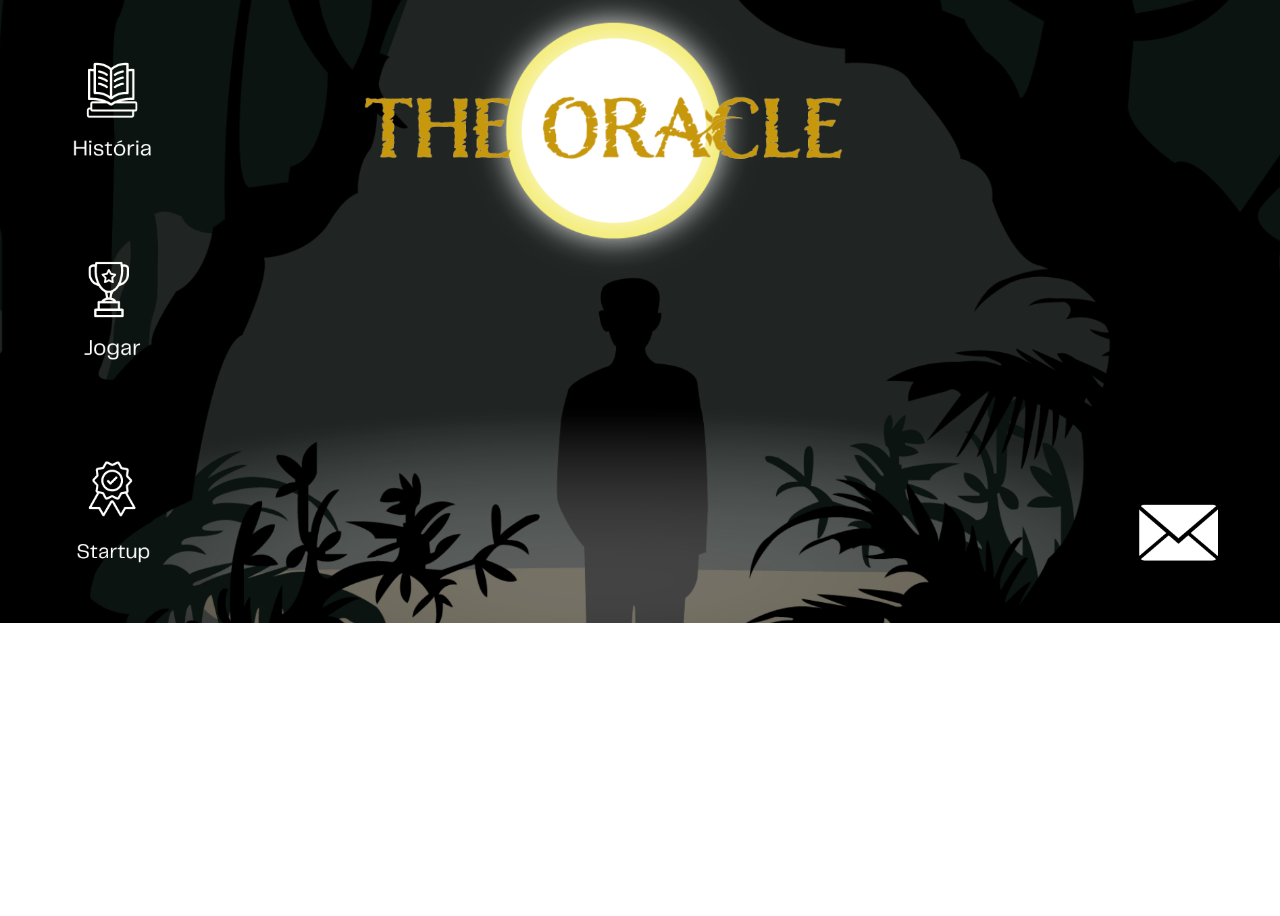
<file: index.html>
<!DOCTYPE html>
<html lang="pt-BR">
<head>
    <meta charset="UTF-8">
    <meta name="viewport" content="width=device-width, initial-scale=1.0">
    <title>The Oracle</title>
    <style>
        body {
            background-image: url(img/home.png); /* Altere para o caminho correto da imagem */
            background-size: contain;
            background-repeat: no-repeat;
            display: flex;
            justify-content: center;
            align-items: center;
            height: 100vb;
            position: relative;
        }

        .button {

            padding: 50px 25px;
            font-size: 18px;
            cursor: pointer;
            position: absolute; /* Para posicionar sobre a imagem */
            background-color: transparent; /* Remove a cor de fundo */
    border: none; /* Remove a borda */
    border-radius: 5px; /* Mantém a borda arredondada se necessário */
    font-size: 18px; /* Pode ser removido, já que o texto não será visível */
    opacity: 0; /* Torna o botão invisível */
        }

        /* Definindo as posições dos botões */
        #historico { top: 60px; left: 70px; }
        #jogar { top: 300px; left: 75px; }
        #empresa { top: 535px; left: 65px; }
        #email { bottom: 50px; left: 1344px; }
    </style>
</head>
<body>
    <button class="button" id="historico" onclick="window.location.href='historia.html'">História</button>
    <button class="button" id="jogar" onclick="window.location.href='Jogo/index.html'"></button>
    <button class="button" id="empresa" onclick="window.location.href='empresa.html'">Empresa</button>
    <button class="button" id="email" onclick="window.location.href='contato.html'">Email</button>

    <script>
        // Aqui você pode adicionar qualquer funcionalidade JavaScript adicional se necessário
    </script>
</body>
</html>
</file>
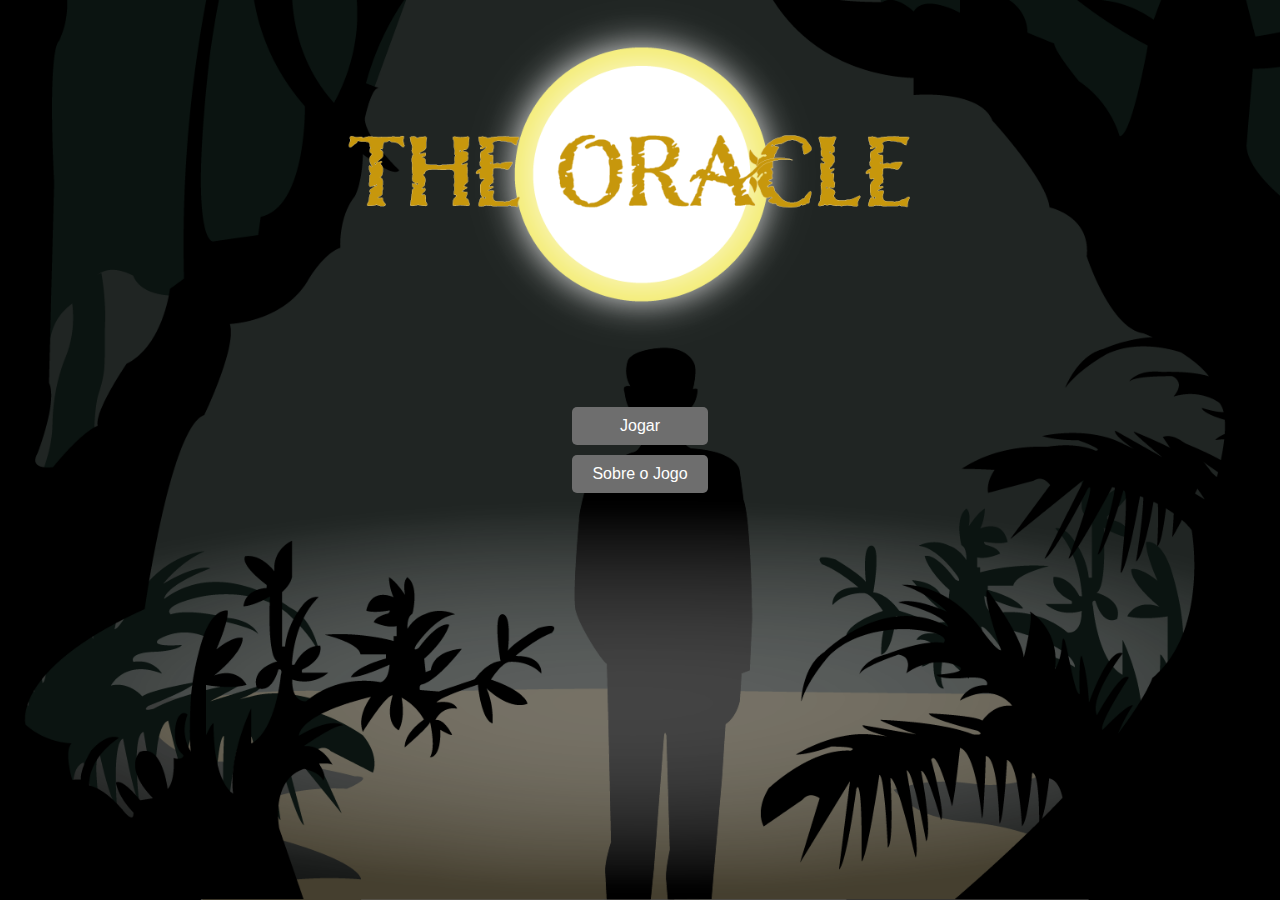
<file: Jogo/index.html>
<!DOCTYPE html>
<html lang="pt-br">
<head>
    <meta charset="UTF-8">
    <meta name="viewport" content="width=device-width, initial-scale=1.0">
    <title>Menu do Jogo</title>
    <link rel="stylesheet" href="style.css">
</head>
<body>
    <div id="menu">
        <img src="IMG/Capa_TheOracle.png" alt="Imagem de Fundo" id="fundo">
        <div id="botoes">
            <button id="btn-jogar">Jogar</button>
            <button id="btn-sobre">Sobre o Jogo</button>
            <button id="btn-sair">Sair</button>
        </div>
    </div>

    <div id="video-section" class="oculto">
        <video id="video-intro" width="80%" controls>
            <source src="IMG/video inicio 2.mp4" type="video/mp4">
            Seu navegador não suporta o formato de vídeo.
        </video>
        <button id="btn-aventura">Se aventurar</button>
        
    </div>

    <div id="sobre-section" class="oculto">
        <button id="btn-voltar">Voltar</button>
        <h1>Sobre o Jogo</h1>
        <p>
            <strong>The Oracle</strong> é um jogo estilo Metroidvania, ambientado no mundo fantástico de Elderwood. <br>
            O jogador controla <strong>Eidan</strong>, um personagem em busca de respostas sobre sua conexão com uma antiga profecia, guiado pelos Guardiões do Reino. 
            <br><br>
            Através da coleta de itens e interação com NPCs, o objetivo é restaurar o equilíbrio natural do mundo.
        </p>
        <div class="equipe">
            <h2>Equipe de Desenvolvimento</h2>
            <ul>
                <li><strong>Monteiro</strong>: Programador</li>
                <li><strong>Thaissa</strong>: Edição de Vídeo</li>
                <li><strong>Julia Bora</strong>: Ilustrações</li>
                <li><strong>Fabiana</strong>: Scrum Master</li>
            </ul>
        </div>
        <div class="controles">
            <h2>Controles</h2>
            <p>W, A, S, D e mouse.</p>
        </div>
        <!-- <button id="voltar">Voltar</button> -->
    </div>
    

    

    <script src="script.js"></script>
</body>
</html>
</file>
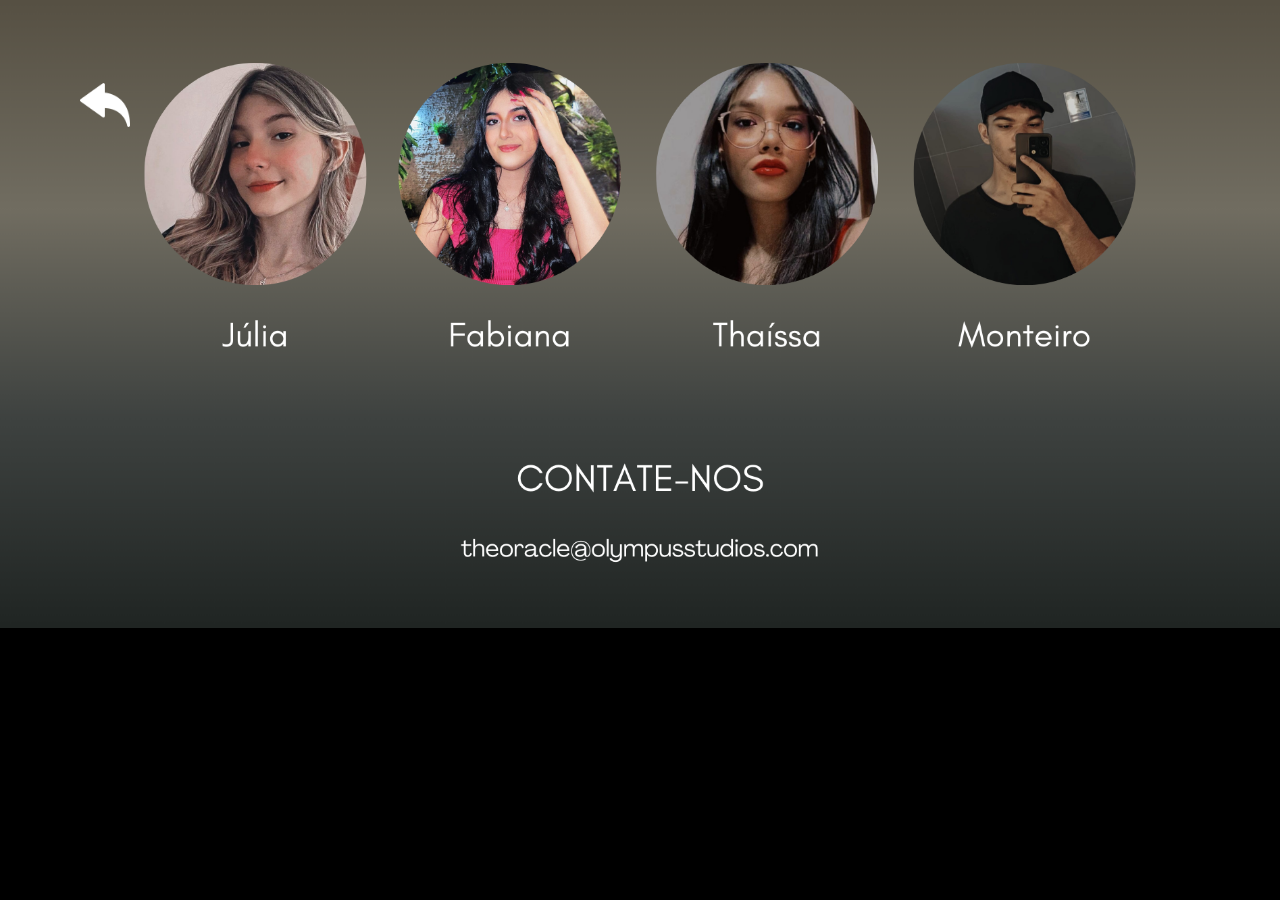
<file: contato.html>
<!DOCTYPE html>
<html lang="pt-BR">
<head>
    <meta charset="UTF-8">
    <meta name="viewport" content="width=device-width, initial-scale=1.0">
    <title>Contato - The Oracle</title>
    <style>
        body {
            display: flex;
            justify-content: center;
            align-items: center;
            margin: 0;
            background-color: #000; /* Fundo escuro para destacar a imagem */
        }
        img {
            max-width: 100%;
            height: auto;
        }
        
        .voltar {
            width: 50px;
            height: 50px;
            z-index: 2;
            position: absolute;
            top: 80px; /* Define a posição do topo */
            left: 80px; /* Define a posição da esquerda */
        }

        .voltar-topo {
            width: 50px;
            height: 50px;
            z-index: 2;
            position: fixed; /* Fixa o botão na página */
            bottom: 20px; /* Distância do botão ao fundo da página */
            right: 20px; /* Distância do botão à direita da página */
            cursor: pointer; /* Troca o cursor para mão ao passar por cima */
            display: none; /* O botão só aparecerá ao rolar a página */
        }

    </style>
      

</head>
<body>
    <a href="index.html"><img  class="voltar" src="img/back (1).png" alt="Botão voltar"></a>
    <img src="img/pra-cima.png" alt="Voltar ao Topo" class="voltar-topo" id="botaoTopo">

    <img src="img/contact.png" alt="História - The Oracle">

    <script>
        // Exibir o botão quando o usuário rolar para baixo 100px
        window.onscroll = function() {mostrarBotaoTopo()};

        function mostrarBotaoTopo() {
            var botao = document.getElementById("botaoTopo");
            if (document.body.scrollTop > 100 || document.documentElement.scrollTop > 100) {
                botao.style.display = "block";
            } else {
                botao.style.display = "none";
            }
        }

        // Função para rolar de volta ao topo
        document.getElementById("botaoTopo").onclick = function() {
            window.scrollTo({top: 0, behavior: 'smooth'});
        }
    </script>

</body>
</html>
</file>
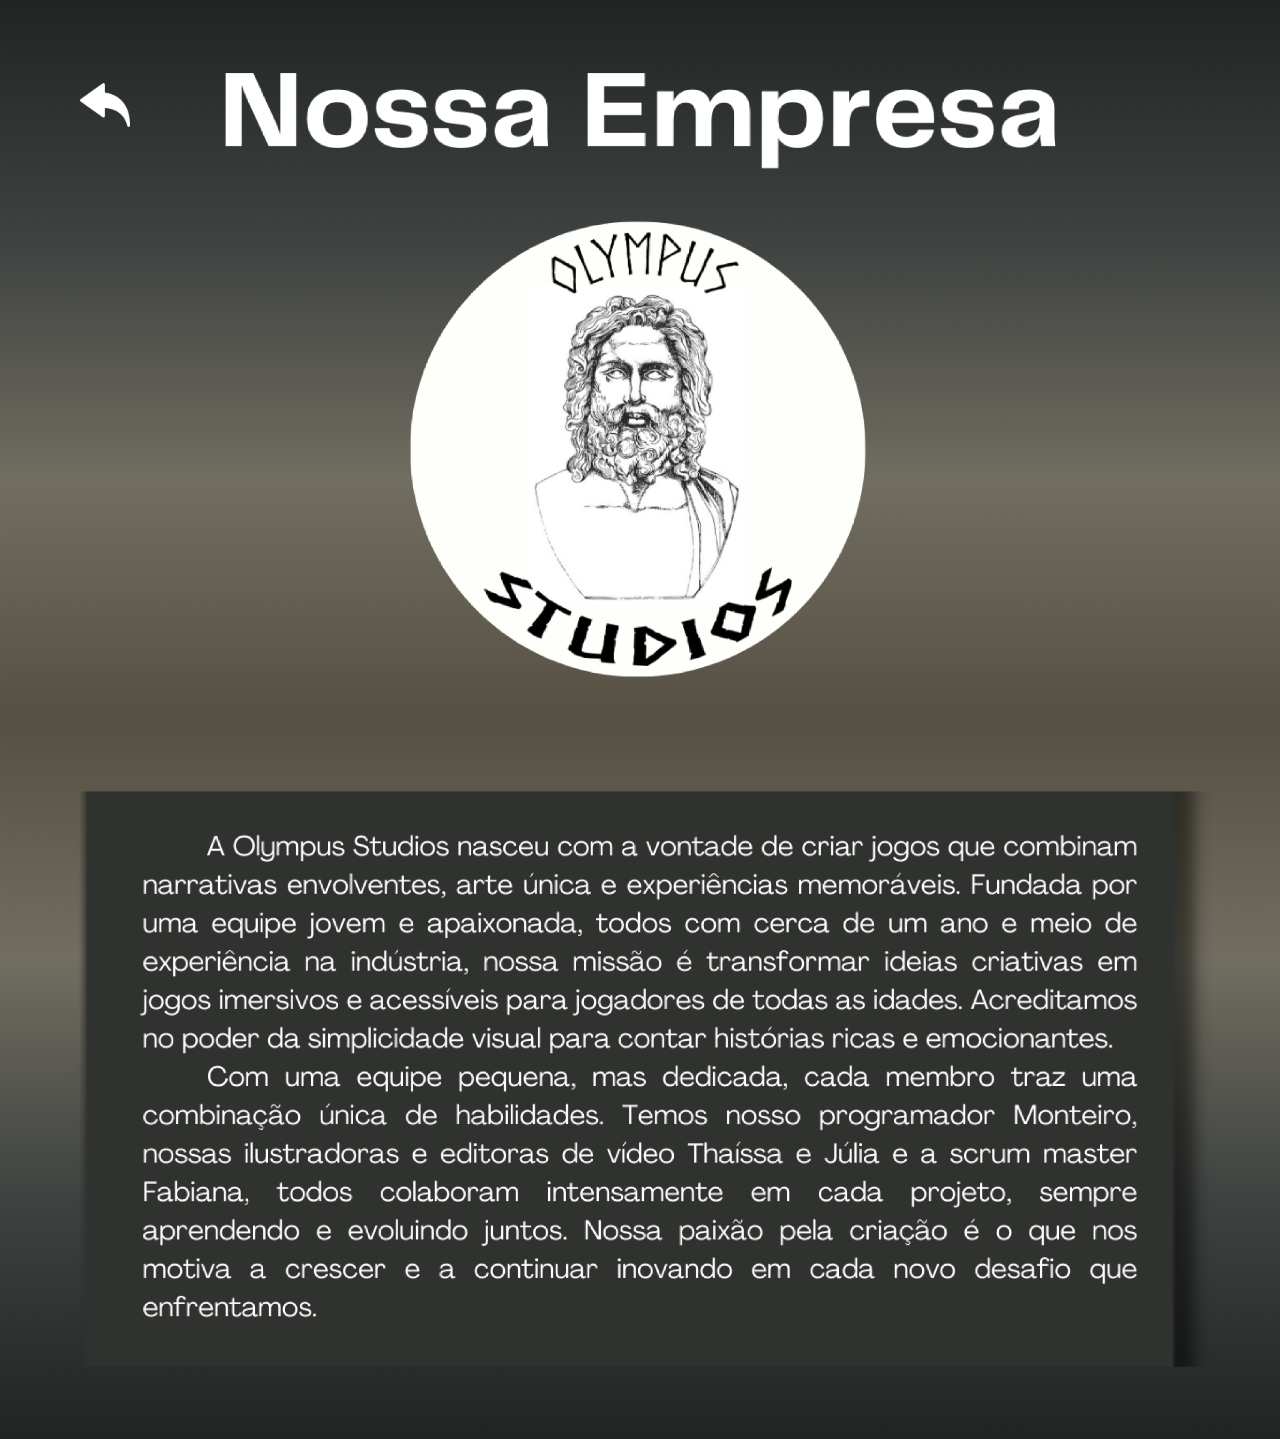
<file: empresa.html>
<!DOCTYPE html>
<html lang="pt-BR">
<head>
    <meta charset="UTF-8">
    <meta name="viewport" content="width=device-width, initial-scale=1.0">
    <title>Empresa - The Oracle</title>
    <style>
        body {
            display: flex;
            justify-content: center;
            align-items: center;
            margin: 0;
        }
        img {
            max-width: 100%;
            height: auto;
        }

        .voltar {
            width: 50px;
            height: 50px;
            z-index: 2;
            position: absolute;
            top: 80px; /* Define a posição do topo */
            left: 80px; /* Define a posição da esquerda */
        }
        .voltar-topo {
            width: 50px;
            height: 50px;
            z-index: 2;
            position: fixed; /* Fixa o botão na página */
            bottom: 20px; /* Distância do botão ao fundo da página */
            right: 20px; /* Distância do botão à direita da página */
            cursor: pointer; /* Troca o cursor para mão ao passar por cima */
            display: none; /* O botão só aparecerá ao rolar a página */
        }

    </style>
      

</head>
<body>
    <a href="index.html"><img  class="voltar" src="img/back (1).png" alt="Botão voltar"></a>
    <img src="img/pra-cima.png" alt="Voltar ao Topo" class="voltar-topo" id="botaoTopo">

    <img src="img/página empresa.png" alt="História - The Oracle">

    <script>
        // Exibir o botão quando o usuário rolar para baixo 100px
        window.onscroll = function() {mostrarBotaoTopo()};

        function mostrarBotaoTopo() {
            var botao = document.getElementById("botaoTopo");
            if (document.body.scrollTop > 100 || document.documentElement.scrollTop > 100) {
                botao.style.display = "block";
            } else {
                botao.style.display = "none";
            }
        }

        // Função para rolar de volta ao topo
        document.getElementById("botaoTopo").onclick = function() {
            window.scrollTo({top: 0, behavior: 'smooth'});
        }
    </script>

</body>
</html>
</file>
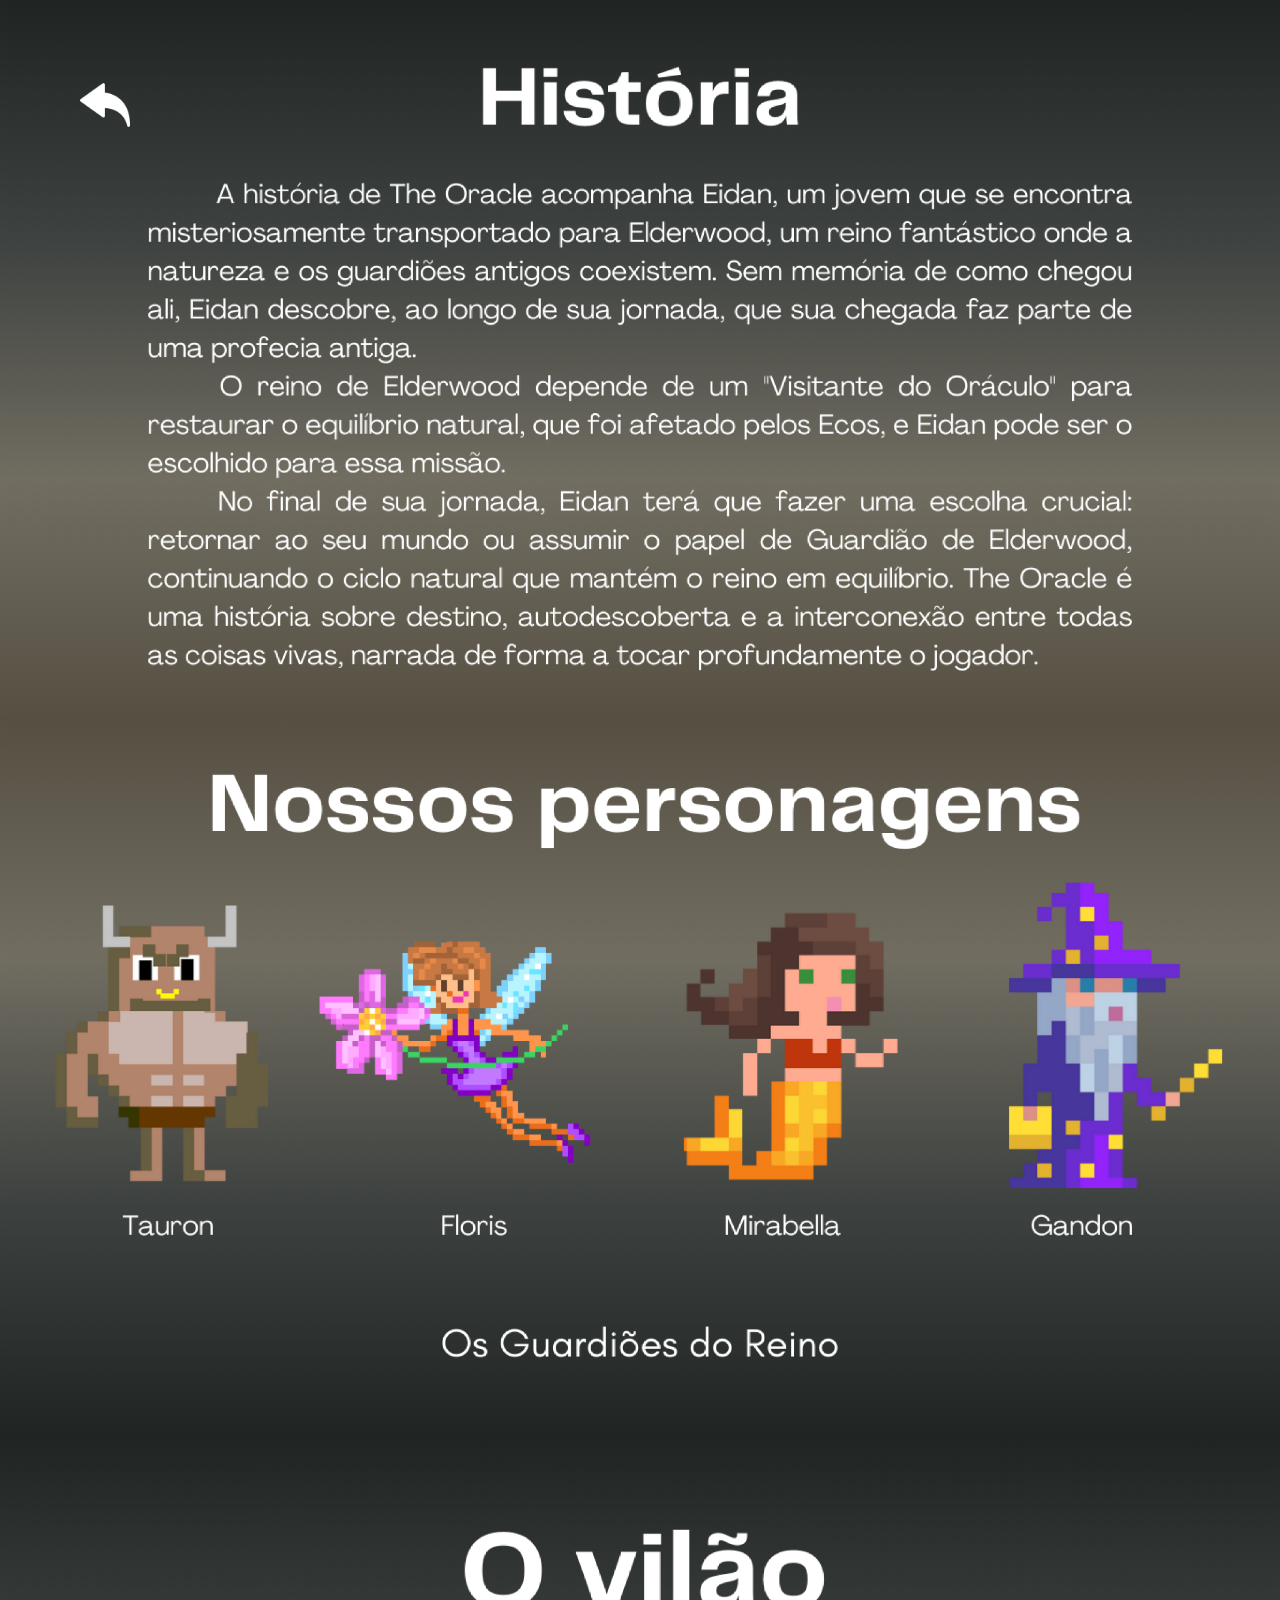
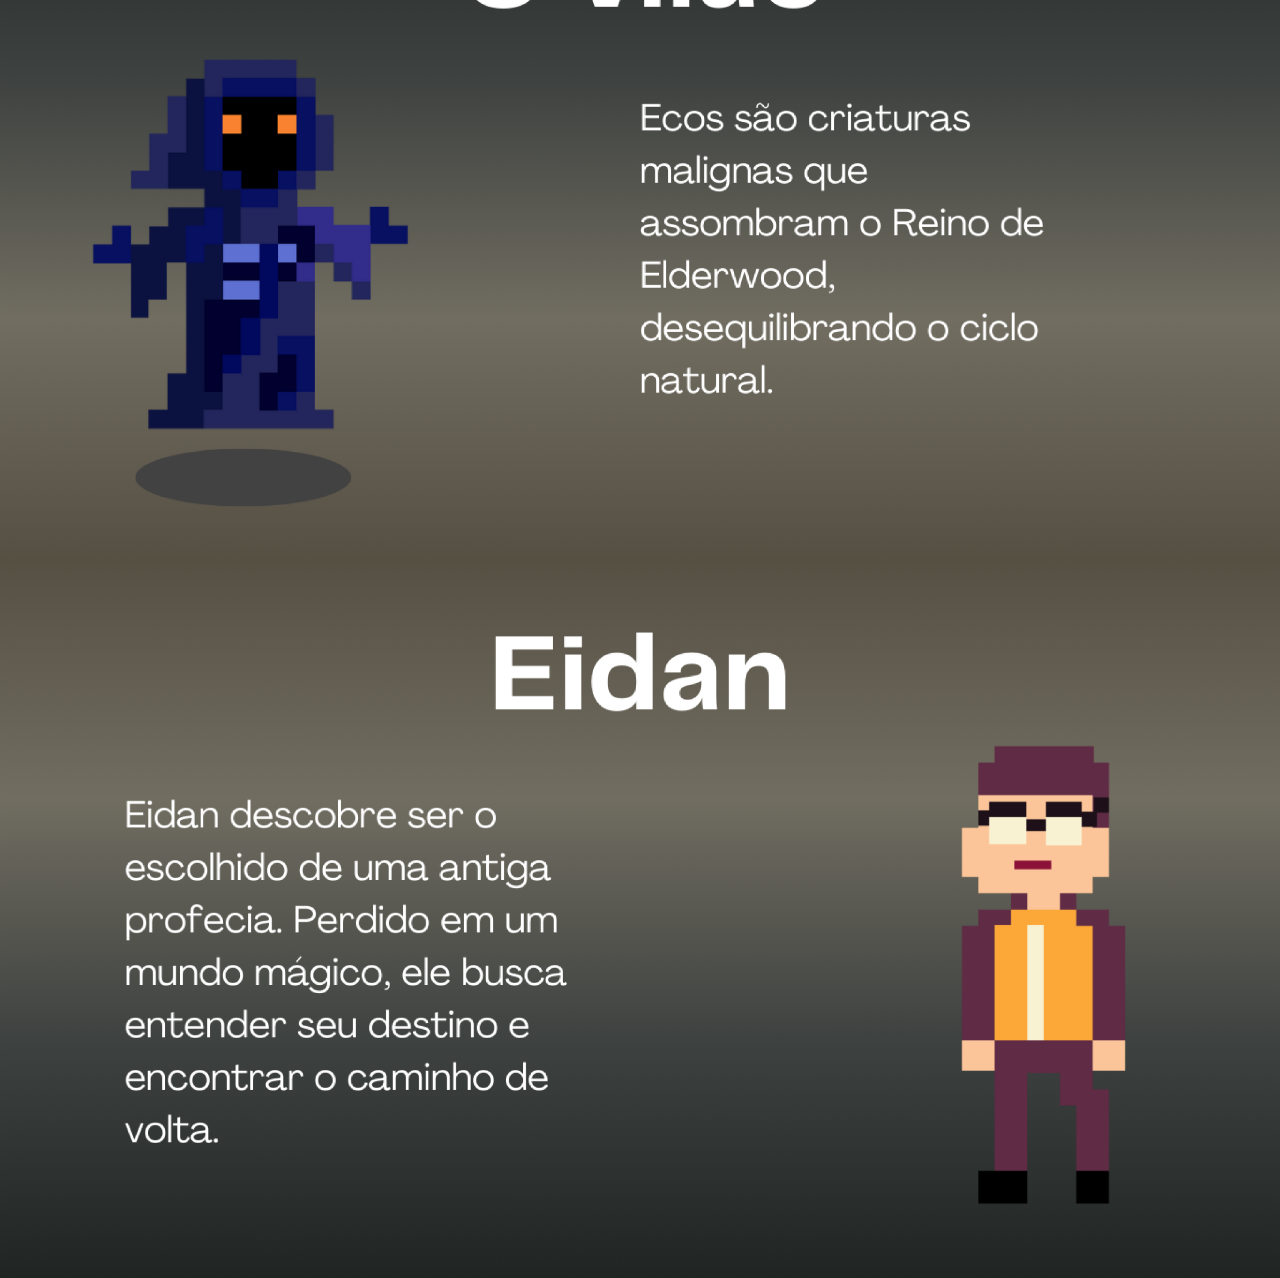
<file: historia.html>
<!DOCTYPE html>
<html lang="pt-BR">
<head>
    <meta charset="UTF-8">
    <meta name="viewport" content="width=device-width, initial-scale=1.0">
    <title>História - The Oracle</title>
    <style>
        body {
            display: flex;
            justify-content: center;
            align-items: center;
            margin: 0;
            background-color: #000; /* Fundo escuro para destacar a imagem */
        }
        img {
            max-width: 100%;
            height: auto;
        }

        .voltar {
            width: 50px;
            height: 50px;
            z-index: 2;
            position: absolute;
            top: 80px; /* Define a posição do topo */
            left: 80px; /* Define a posição da esquerda */
        }
        
        .voltar-topo {
            width: 50px;
            height: 50px;
            z-index: 2;
            position: fixed; /* Fixa o botão na página */
            bottom: 20px; /* Distância do botão ao fundo da página */
            right: 20px; /* Distância do botão à direita da página */
            cursor: pointer; /* Troca o cursor para mão ao passar por cima */
            display: none; /* O botão só aparecerá ao rolar a página */
        }

    </style>
      

</head>
<body>
    <a href="index.html"><img  class="voltar" src="img/back (1).png" alt="Botão voltar"></a>
    <img src="img/pra-cima.png" alt="Voltar ao Topo" class="voltar-topo" id="botaoTopo">

    <img src="img/página história 2.png" alt="História - The Oracle">

    <script>
        // Exibir o botão quando o usuário rolar para baixo 100px
        window.onscroll = function() {mostrarBotaoTopo()};

        function mostrarBotaoTopo() {
            var botao = document.getElementById("botaoTopo");
            if (document.body.scrollTop > 100 || document.documentElement.scrollTop > 100) {
                botao.style.display = "block";
            } else {
                botao.style.display = "none";
            }
        }

        // Função para rolar de volta ao topo
        document.getElementById("botaoTopo").onclick = function() {
            window.scrollTo({top: 0, behavior: 'smooth'});
        }
    </script>

</body>
</body>
</html>
</file>
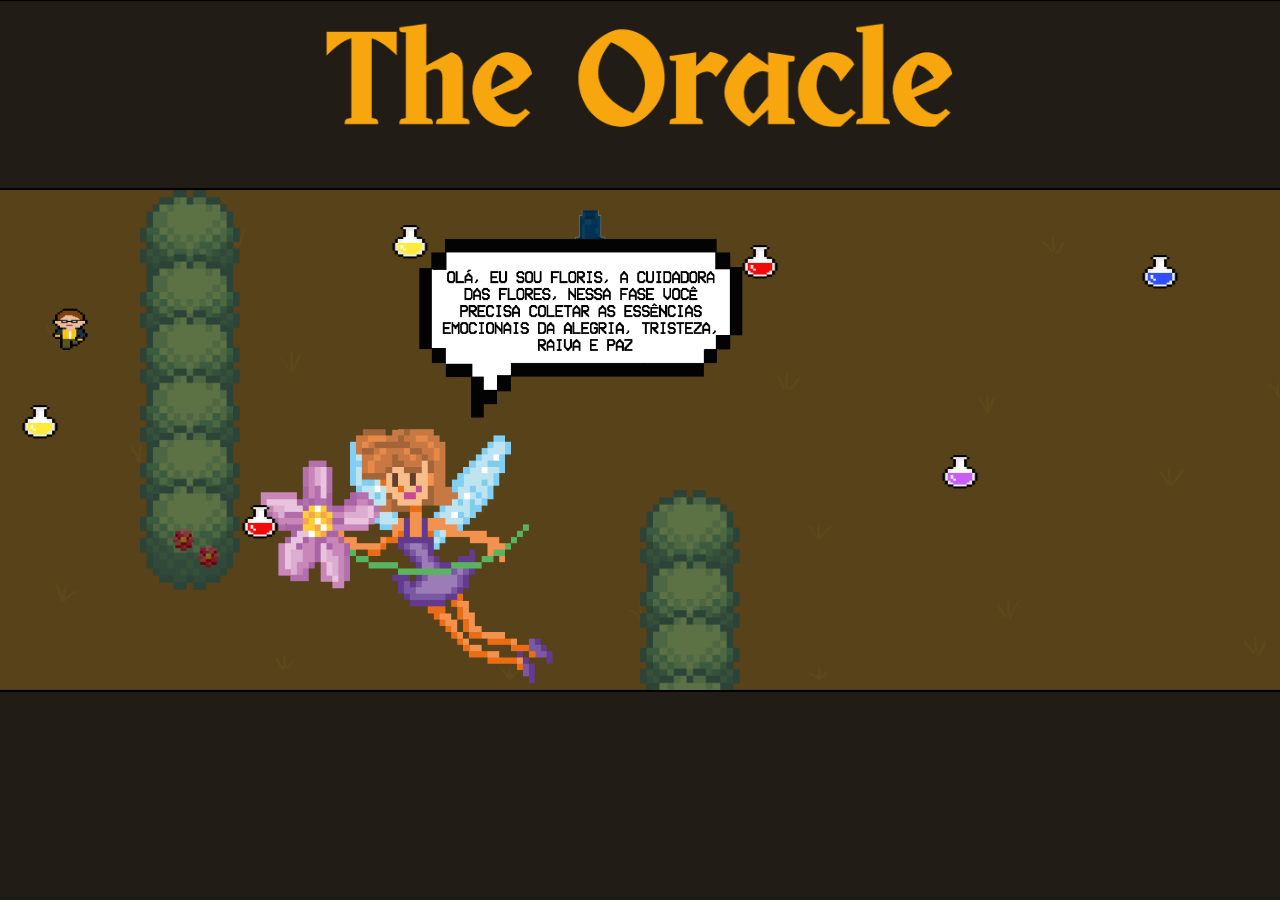
<file: Jogo/fase2.html>
<!DOCTYPE html>
<html lang="pt-BR">
<head>
    <meta charset="UTF-8">
    <meta name="viewport" content="width=device-width, initial-scale=1.0">
    <title>The Oracle</title>
    <link rel="stylesheet" href="fase2.css">
</head>
<body>
    <canvas id="gameCanvas" width="1400" height="500"></canvas>

    <div id="falaNPC2" class="oculto">
        <img src="falas/tauronfala2.png" alt="NPC Falando no início">
    </div>

    <!-- Fala no final (já existente) -->
    <div id="npcParabens" class="oculto">
        <img src="falas/tauronfala3.png" alt="NPC Parabenizando">
    </div>

    <div id="botoesContainer">
        <!-- Botão para ir para a próxima fase -->
        <div id="proximaFase" class="oculto">
            <button id="botaoIniciarFase2">Ir para a próxima fase</button>
        </div>

        <button id="botaoAvancar" class="oculto">Avançar para a Fase 2</button>
        <button id="botaoReiniciar" class="oculto">Tente novamente</button>
    </div>

    <script src="fase2.js"></script>
</body>
</html>
</file>
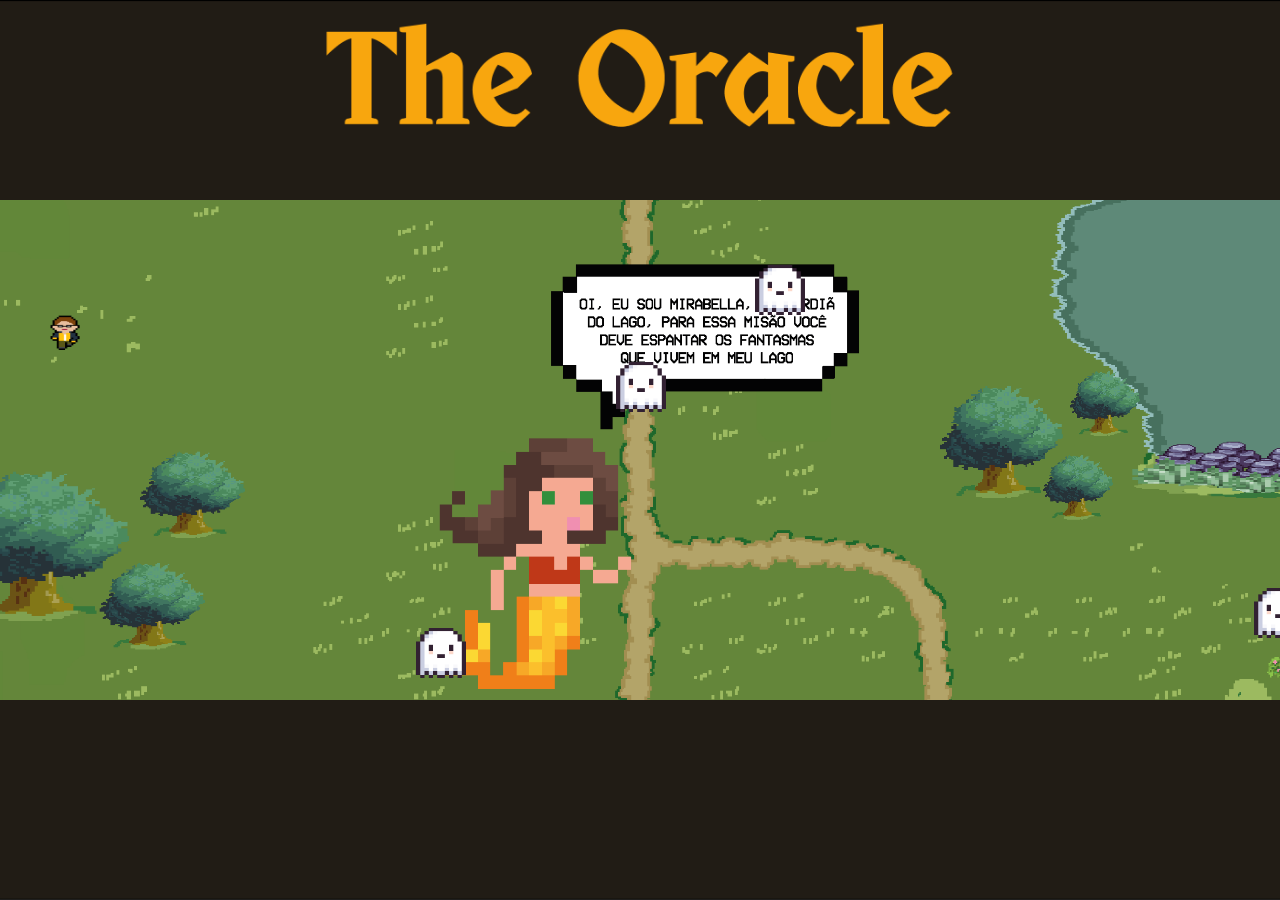
<file: Jogo/fase3.html>
<!DOCTYPE html>
<html lang="pt-br">
<head>
    <meta charset="UTF-8">
    <meta name="viewport" content="width=device-width, initial-scale=1.0">
    <title>Terceira Fase</title>
    <link rel="stylesheet" href="fase3.css">
</head>
<body>
    <canvas id="gameCanvas" width="1400" height="500"></canvas>

    <!-- Fala do NPC -->
    <div id="fala1" class="oculto">
        <img src="falas/mirabellafala1.png" alt="NPC Mirabella - Fala 1" width="600" height="auto">
    </div>
    
    <!-- Parabéns após derrotar todos os fantasmas -->
    <div id="parabensFantasmas" class="oculto">
        <img src="falas/mirabellafala2.png" alt="Parabéns pelos fantasmas" id="falaParabens">
    </div>

    <!-- Botão para iniciar a quarta fase -->
    <button id="proximaFase3" style="display:none;">Avançar para a próxima fase</button>
    


    <button id="restartButton" style="display: none;">Tente novamente</button>

    <script src="fase3.js"></script>
</body>
</html>
</file>
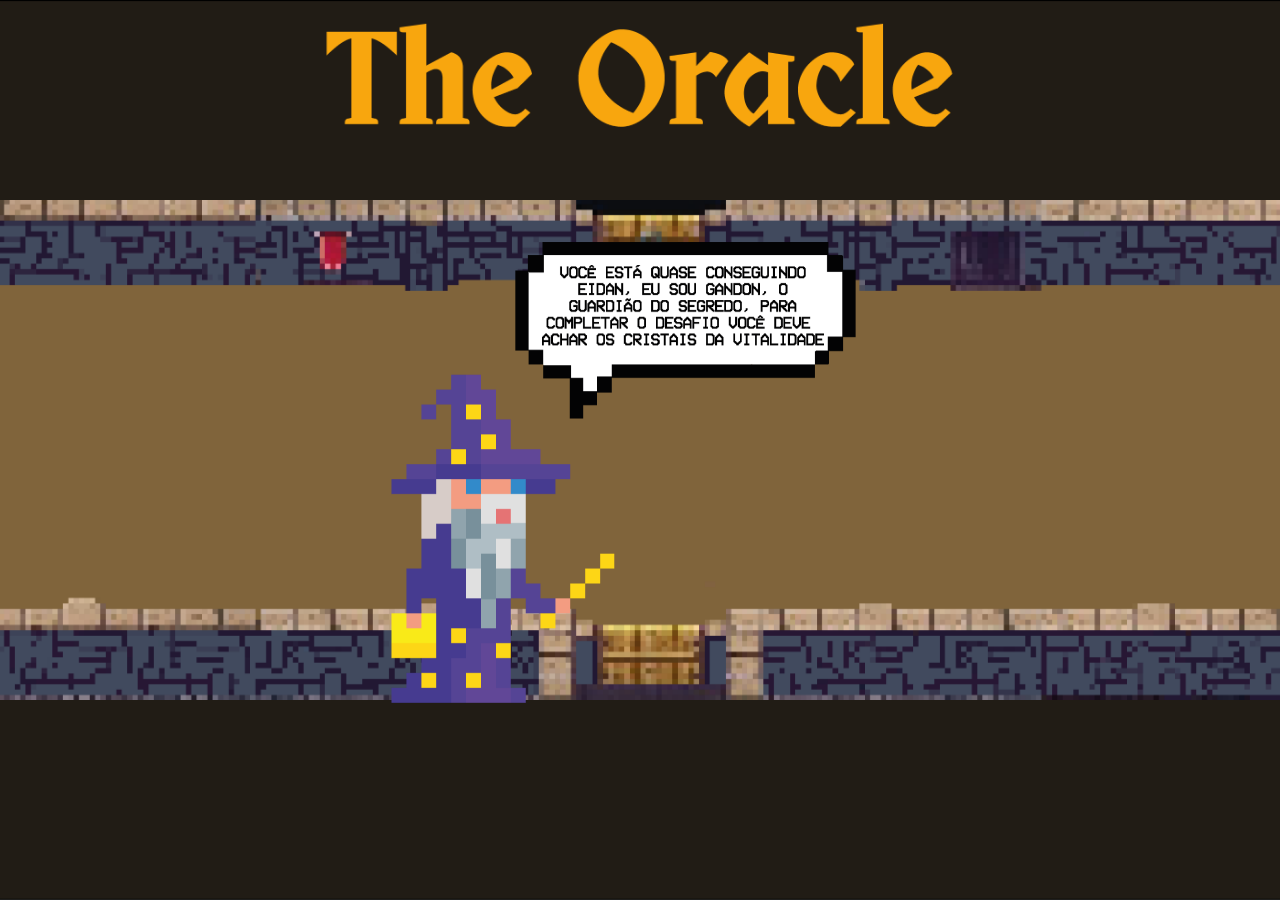
<file: Jogo/fase4.html>
<!DOCTYPE html>
<html lang="pt-br">
<head>
    <meta charset="UTF-8">
    <meta name="viewport" content="width=device-width, initial-scale=1.0">
    <title>Fase 4 - Coletar Cristais da Vitalidade</title>
    <link rel="stylesheet" href="fase4.css">
</head>
<body>
    <div class="intro-container">
        <img class="intro-image" id="fala1" src="falas/gandonfala1.png" alt="Fala 1" style="display: block;">
        <img class="intro-image" id="fala2" src="falas/gandonfala2.png" alt="Fala 2" style="display: none;">
    </div>
    <div class="canvas-container">
        <canvas id="gameCanvas" width="1400" height="500"></canvas>
        <img id="npcGandon" src="falas/gandonfala3.png" alt="NPC Gandon" style="display: none; position: absolute;">
    </div>
    <script src="fase4.js"></script>
</body>
</html>
</file>
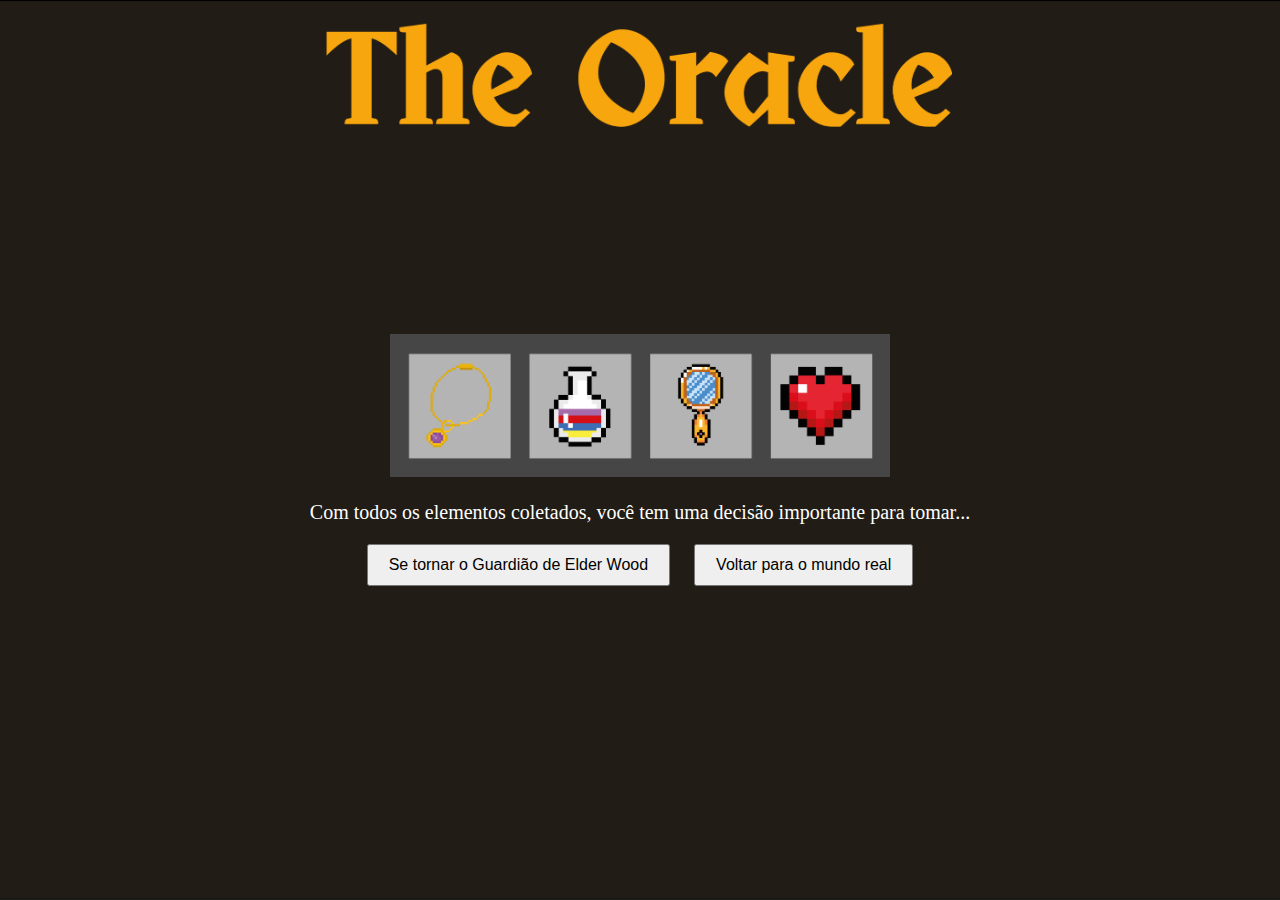
<file: Jogo/final.html>
<!DOCTYPE html>
<html lang="pt-br">
<head>
    <meta charset="UTF-8">
    <meta name="viewport" content="width=device-width, initial-scale=1.0">
    <title>Final do Jogo</title>
    <link rel="stylesheet" href="final.css">
</head>
<body>
    <div id="finalScene">
        

        <!-- Itens coletados -->
        <div id="items">
            <img src="itens/barra5.png" alt="Item 1"> <!--aumentar o tamanho-->
        </div>

        <!-- Texto de decisão -->
        <div id="decisionText">
            <p>Com todos os elementos coletados, você tem uma decisão importante para tomar...</p>
        </div>

        <!-- Botões de escolha -->
        <div id="decisionButtons">
            <button id="guardianBtn">Se tornar o Guardião de Elder Wood</button>
            <button id="realWorldBtn">Voltar para o mundo real</button>
        </div>

        <!-- Vídeo para a opção 'Voltar para o mundo real' -->
        <div id="videoRealWorld" class="oculto">
            <video width="600" controls>
                <source src="IMG/final.mp4" type="video/mp4">
                Seu navegador não suporta o elemento de vídeo.
            </video>
        </div>

    </div>

    <script src="final.js"></script>
</body>
</html>
</file>
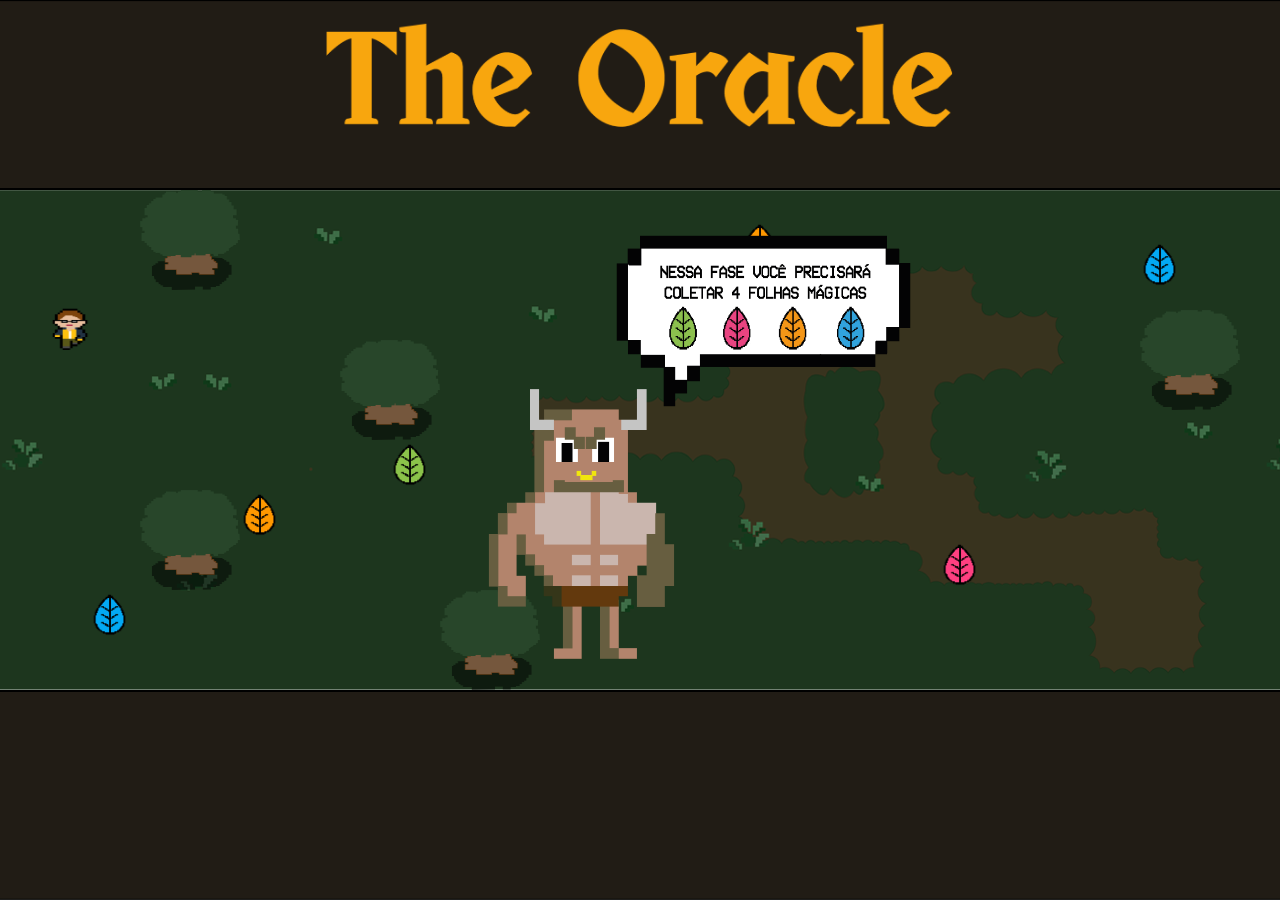
<file: Jogo/jogo.html>
<!DOCTYPE html>
<html lang="pt-BR">
<head>
    <meta charset="UTF-8">
    <meta name="viewport" content="width=device-width, initial-scale=1.0">
    <title>The Oracle</title>
    <link rel="stylesheet" href="jogo.css">
</head>
<body>

    
    <canvas id="gameCanvas" width="1400" height="500"></canvas>



    <div id="falaNPC2" class="oculto">
        <img src="falas/tauronfala2.png" alt="NPC Falando no início">
    </div>

    <!-- Fala no final (já existente) -->
    <div id="npcParabens" class="oculto">
        <img src="falas/tauronfala3.png" alt="NPC Parabenizando">
    </div>

    <div id="botoesContainer">
        <!-- Botão para ir para a próxima fase -->
        <div id="proximaFase" class="oculto">
            <button id="botaoIniciarFase2">Ir para a próxima fase</button>
        </div>

        <button id="botaoAvancar" class="oculto">Avançar para a Fase 2</button>
        <button id="botaoReiniciar" class="oculto">Tente novamente</button>
    </div>

    <script src="jogo.js"></script>
</body>
</html>
</file>
<file: Jogo/style.css>
body, html {
    margin: 0;
    padding: 0;
    height: 100%;
    overflow: hidden; /* Evitar rolagem */
    font-family: Arial, sans-serif;
    background-color: #363636;
}

#menu {
    position: fixed;
    top: 0;
    left: 0;
    width: 100%;
    height: 100%;
    display: flex;
    justify-content: center;
    align-items: center;
    background-color: #000; /* Cor de fundo caso a imagem não carregue */
}

#fundo {
    position: absolute;
    top: 0;
    left: 0;
    width: 100%;
    height: 100%;
    object-fit: cover;
    z-index: -1;
}

#botoes {
    display: flex;
    flex-direction: column;
    gap: 10px;
    z-index: 1;
}

button {
    background-color: #6e6e6e;
    border: none;
    border-radius: 5px;
    color: #fff;
    padding: 10px 20px;
    cursor: pointer;
    font-size: 16px;
    transition: background-color 0.3s, box-shadow 0.3s;
}

button:hover {
    background-color: #4e4e4e;
    box-shadow: 0 4px 8px rgba(0, 0, 0, 0.3);
}

#video-section, #sobre-section {
    display: none; /* Oculto até ser ativado */
    flex-direction: column;
    align-items: center;
    justify-content: center;
    height: 100vh;
    text-align: center;
}

.oculto {
    display: none; /* Certifica-se de que está escondido no início */
}

#video-intro {
    max-width: 80%;
    margin-bottom: 20px;
}

#btn-aventura {
    margin-top: -10px;
}


/* Css para a pgn sobre o jogo*/

#sobre-section {
    display: none; /* Mantém oculto por padrão */
    background-color: #f8f9fa; /* Cor de fundo neutra */
    color: #333; /* Texto em cor escura para contraste */
    font-family: 'Arial', sans-serif;
    padding: 20px;
    border-radius: 55px;
    box-shadow: 0 8px 25px rgba(0, 0, 0, 0.2); /* Sombra para destacar */
    max-width: 800px;
    margin: 50px auto; /* Centralizado */
    text-align: center; /* Alinhamento do texto */
    animation: fadeIn 0.8s ease-in-out; /* Animação de entrada */
}

#sobre-section h1, #sobre-section h2 {
    font-family: 'Georgia', serif; /* Fonte com estilo clássico para títulos */
    margin-bottom: 15px;
    color: #222;
}

#sobre-section h1 {
    font-size: 2.5em;
    text-transform: uppercase;
    border-bottom: 2px solid #ddd;
    display: inline-block;
    padding-bottom: 5px;
}

#sobre-section p {
    font-size: 1.2em;
    line-height: 1.6;
    margin-bottom: 20px;
}

#sobre-section strong {
    color: #555; /* Destaque discreto */
}

#sobre-section .equipe, #sobre-section .controles {
    margin-top: 30px;
}

#sobre-section ul {
    list-style-type: none; /* Remove marcadores */
    padding: 0;
}

#sobre-section ul li {
    font-size: 1.1em;
    margin: 5px 0;
    height: 100%;
}



#sobre-section #btn-voltar {
    display: flex;
    background-color: #555;
    color: #fff;
    border: none;
    padding: 10px 20px;
    font-size: 1em;
    border-radius: 25px;
    cursor: pointer;
    margin-top: 30px;
    box-shadow: 0 4px 10px rgba(0, 0, 0, 0.2);
    transition: background-color 0.3s ease, transform 0.3s ease;
   
}

#voltar {
    top: 500px;
 
}


#sobre-section #btn-voltar:hover {
    background-color: #333;
    transform: scale(1.05); /* Leve aumento no tamanho */
    

}

@keyframes fadeIn {
    from {
        opacity: 0;
        transform: translateY(-10px);
    }
    to {
        opacity: 1;
        transform: translateY(0);
    }
}


#btn-sair {
    display: none;
}
</file>
<file: Jogo/fase2.css>
body {
    margin: 0;
    padding: 0;
    display: flex;
    flex-direction: column; /* Muda para coluna para alinhar os itens verticalmente */
    justify-content: center;
    align-items: center;
    height: 100vh;
    background-image: url('IMG/fundotela.png'); /* Caminho da imagem */
    background-size: cover; /* Ajusta para cobrir toda a tela */
    background-position: center; /* Centraliza a imagem */
    background-repeat: no-repeat; /* Evita repetição da imagem */
}

canvas {
    background-image: url('IMG/fundo\ jardim.png');
    background-size: cover;
    background-position: center;
    border: 2px solid #000;
}

#falaNPC1, #falaNPC2, #npcParabens, #proximaFase, #reiniciarJogo {
    position: absolute;
    left: 50%;
    transform: translateX(-50%);
    opacity: 0;
    transition: opacity 2s;
}

.oculto {
    display: none;
}

#falaNPC1, #falaNPC2 {
    top: 15%; 
}

#falaNPC1 img, #falaNPC2 img {
    width: 600px;
    height: auto;
}

#npcParabens {
    top: 20%; 
    left: 18%;
}

#npcParabens img {
    width: 600px;
    height: auto;
}

#botoesContainer {
    text-align: center; /* Centraliza o botão */
    margin-top: 20px; /* Espaço acima do botão */
}

/* Estilo para o botão de avançar para a Fase 2 */
#botaoAvancar {
    position: absolute;
    top: 90%;
    left: 50%;
    transform: translate(-50%, -50%);
    padding: 15px 30px; /* Tamanho do botão */
    font-size: 18px; /* Tamanho da fonte */
    background-color: #30797d; /* Cor de fundo azul */
    color: white; /* Cor do texto */
    border: none; /* Remover bordas */
    border-radius: 10px; /* Bordas arredondadas */
    box-shadow: 0 4px 10px rgba(0, 0, 0, 0.3); /* Sombra */
    cursor: pointer; /* Cursor em formato de mãozinha */
    transition: background-color 0.3s ease, transform 0.2s ease; /* Transições para animação */
}

/* Estilo para o botão ao passar o mouse por cima */
#botaoAvancar:hover {
    background-color: #244f51; /* Cor de fundo mais escura ao passar o mouse */
    transform: translate(-50%, -50%) scale(1.1); /* Aumentar o tamanho do botão */
}

/* Estilo para o botão ao clicar */
#botaoAvancar:active {
    transform: translate(-50%, -50%) scale(1); /* Reduzir o botão de volta ao normal */
}

/* Estilo para o botão inicialmente oculto */
#botaoAvancar.oculto {
    display: none;
}

/* Mostrar o botão com a classe "mostrar" */
#botaoAvancar.mostrar {
    display: block;
}



/* Estilo para o botão de reiniciar */
#botaoReiniciar {
    position: absolute;
    top: 90%;
    left: 50%;
    transform: translate(-50%, -50%);
    padding: 15px 30px; /* Tamanho do botão */
    font-size: 18px; /* Tamanho da fonte */
    background-color: #c45e48; /* Cor de fundo */
    color: white; /* Cor do texto */
    border: none; /* Remover bordas */
    border-radius: 10px; /* Bordas arredondadas */
    box-shadow: 0 4px 10px rgba(0, 0, 0, 0.3); /* Sombra */
    cursor: pointer; /* Cursor em formato de mãozinha */
    transition: background-color 0.3s ease, transform 0.2s ease; /* Transições para animação */
}

/* Estilo para o botão ao passar o mouse por cima */
#botaoReiniciar:hover {
    background-color: #ff4500; /* Cor de fundo ao passar o mouse */
    transform: translate(-50%, -50%) scale(1.1); /* Aumentar o tamanho do botão */
}

/* Estilo para o botão ao clicar */
#botaoReiniciar:active {
    transform: translate(-50%, -50%) scale(1); /* Reduzir o botão de volta ao normal */
}

/* Definir como oculto se não for necessário */
.oculto {
    display: none;
}
</file>
<file: Jogo/fase3.css>
body {
    margin: 0;
    padding: 0;
    background-image: url('IMG/fundotela.png'); /* Caminho da imagem */
    background-size: cover; /* Ajusta para cobrir toda a tela */
    background-position: center; /* Centraliza a imagem */
    background-repeat: no-repeat; /* Evita repetição da imagem */
    display: flex;
    justify-content: center;
    align-items: center;
    height: 100vh;
    overflow: hidden;
}

canvas {
    background-image: url('IMG/fundolago.png');
    background-repeat: no-repeat;
    background-size: cover;
    background-position: center;
    display: block;
}

/* Fala do NPC no início (à direita) */
#fala1 {
    position: absolute;
    bottom: 30%;
    left: 75%;
    transform: translateX(-50%);
    width: 80%;
    max-width: 700px;
    opacity: 0;
    transition: opacity 1s ease;
}

/* Fala de parabéns após derrotar todos os fantasmas (à esquerda) */
#parabensFantasmas {
    position: absolute;
    bottom: 15%;
    left: 34%;
    width: auto; /* Pode deixar que a largura seja automática */
    max-width: 600px; /* Limita a largura máxima */
    max-height: 600px; /* Limita a altura máxima */
    opacity: 0;
    transition: opacity 1s ease;
}

#parabensFantasmas img {
    width: 100%;
    height: auto; /* Mantém as proporções */
    object-fit: contain; /* Garante que a imagem se ajuste sem cortar partes */
}

#restartButton {
    display: none;
}

#proximaFase3 {
    position: absolute;
    top: 90%;
    left: 50%;
    transform: translate(-50%, -50%);
    padding: 15px 30px; /* Tamanho do botão */
    font-size: 18px; /* Tamanho da fonte */
    background-color: #30797d; /* Cor de fundo azul */
    color: white; /* Cor do texto */
    border: none; /* Remover bordas */
    border-radius: 10px; /* Bordas arredondadas */
    box-shadow: 0 4px 10px rgba(0, 0, 0, 0.3); /* Sombra */
    cursor: pointer; /* Cursor em formato de mãozinha */
    transition: background-color 0.3s ease, transform 0.2s ease; /* Transições para animação */
    opacity: 0; /* Inicialmente invisível */
}

/* Estilo para o botão ao passar o mouse por cima */
#proximaFase3:hover {
    background-color: #244f51; /* Cor de fundo mais escura ao passar o mouse */
    transform: translate(-50%, -50%) scale(1.1); /* Aumentar o tamanho do botão */
}

/* Estilo para o botão ao clicar */
#proximaFase3:active {
    transform: translate(-50%, -50%) scale(1); /* Reduzir o botão de volta ao normal */
}

/* Estilo para o botão inicialmente oculto */
#proximaFase3.oculto {
    display: none;
}

/* Mostrar o botão com a classe "mostrar" */
#proximaFase3.mostrar {
    display: block;
    opacity: 1; /* Torna o botão visível */
    transform: translate(-50%, -50%) scale(1); /* Aplica o estilo de posição e escala */
}




/* Estilo para o botão de reiniciar */
#restartButton {
    position: absolute;
    top: 90%;
    left: 50%;
    transform: translate(-50%, -50%);
    padding: 15px 30px; /* Tamanho do botão */
    font-size: 18px; /* Tamanho da fonte */
    background-color: #c45e48; /* Cor de fundo verde */
    color: white; /* Cor do texto */
    border: none; /* Remover bordas */
    border-radius: 10px; /* Bordas arredondadas */
    box-shadow: 0 4px 10px rgba(0, 0, 0, 0.3); /* Sombra */
    cursor: pointer; /* Cursor em formato de mãozinha */
    transition: background-color 0.3s ease, transform 0.2s ease; /* Transições para animação */
}

/* Estilo para o botão ao passar o mouse por cima */
#restartButton:hover {
    background-color: #ff4500; /* Cor de fundo mais escura ao passar o mouse */
    transform: translate(-50%, -50%) scale(1.1); /* Aumentar o tamanho do botão */
}

/* Estilo para o botão ao clicar */
#restartButton:active {
    transform: translate(-50%, -50%) scale(1); /* Reduzir o botão de volta ao normal */
}

/* Estilo para o botão inicialmente oculto */
#restartButton[style="display: none;"] {
    display: none;
}

/* Mostrar o botão com a classe "mostrar" */
#restartButton.mostrar {
    display: block;
}
</file>
<file: Jogo/fase4.css>
body {
    margin: 0;
    padding: 0;
    background-image: url('IMG/fundotela.png'); /* Caminho da imagem */
    background-size: cover; /* Ajusta para cobrir toda a tela */
    background-position: center; /* Centraliza a imagem */
    background-repeat: no-repeat; /* Evita repetição da imagem */
    display: flex;
    justify-content: center;
    align-items: center;
    height: 100vh;
    overflow: hidden;
}

.intro-container {
    display: flex;
    justify-content: center;
    align-items: center;
    position: absolute;
    z-index: 10;
}

.intro-image {
    width: 500px;
    height: auto;
}

.canvas-container {
    position: relative;
    display: flex;
    justify-content: center;
    align-items: center;
    width: 100%;
}

canvas {
    background-image: url('IMG/caverna.png');
    background-size: cover;
    background-position: center;
    display: block;
}

#npcGandon {
    position: absolute;
    bottom: 10px;
    left: 50%;
    transform: translateX(-50%);
    animation: subirNpc 1s ease;
    width: 200px;
}

#parabens {
    width: 0;
    height: auto;
    opacity: 0;
    transition: width 2s ease, opacity 2s ease;
}

#parabens.grande {
    width: 800px;
    opacity: 1;
}

@keyframes subirNpc {
    from {
        opacity: 0;
        bottom: -100px;
    }
    to {
        opacity: 1;
        bottom: 10px;
    }
}


/* Estilo para o botão de reiniciar */
#restartButton {
    position: absolute;
    top: 50%;
    left: 50%;
    transform: translate(-50%, -50%);
    padding: 15px 30px; /* Tamanho do botão */
    font-size: 18px; /* Tamanho da fonte */
    background-color: #c45e48; /* Cor de fundo verde */
    color: white; /* Cor do texto */
    border: none; /* Remover bordas */
    border-radius: 10px; /* Bordas arredondadas */
    box-shadow: 0 4px 10px rgba(0, 0, 0, 0.3); /* Sombra */
    cursor: pointer; /* Cursor em formato de mãozinha */
    transition: background-color 0.3s ease, transform 0.2s ease; /* Transições para animação */
}

/* Estilo para o botão ao passar o mouse por cima */
#restartButton:hover {
    background-color: #ff4500; /* Cor de fundo mais escura ao passar o mouse */
    transform: translate(-50%, -50%) scale(1.1); /* Aumentar o tamanho do botão */
}

/* Estilo para o botão ao clicar */
#restartButton:active {
    transform: translate(-50%, -50%) scale(1); /* Reduzir o botão de volta ao normal */
}

/* Estilo para o botão inicialmente oculto */
#restartButton[style="display: none;"] {
    display: none;
}

/* Mostrar o botão com a classe "mostrar" */
#restartButton.mostrar {
    display: block;
}
</file>
<file: Jogo/final.css>
body {
    margin: 0;
    padding: 0;
    display: flex;
    justify-content: center;
    align-items: center;
    height: 100vh;
    background-image: url('IMG/fundotela.png'); /* Caminho da imagem */
    background-size: cover; /* Ajusta para cobrir toda a tela */
    background-position: center; /* Centraliza a imagem */
    background-repeat: no-repeat; /* Evita repetição da imagem */
}

#finalScene {
    text-align: center;
}

#npcFinal {
    position: absolute;
    bottom: 10px;
    left: 50%;
    transform: translateX(-50%);
}

#items img {
    width: 500px; /* Ajuste o tamanho conforme necessário */
    height: auto;
}

#items img {
    max-width: 100%;
    height: auto;
}

#items {
    margin-top: 20px;
}

#items img {
    margin: 0 10px;
    width: 500px;
}

#decisionText p {
    font-size: 20px;
    color: white;
}

#decisionButtons {
    margin-top: 20px;
}

#decisionButtons button {
    margin: 0 10px;
    padding: 10px 20px;
    font-size: 16px;
    cursor: pointer;
}

.oculto {
    display: none;
}

#videoRealWorld {
    margin-top: 20px;
}
</file>
<file: Jogo/jogo.css>
body {
    margin: 0;
    padding: 0;
    display: flex;
    flex-direction: column; /* Muda para coluna para alinhar os itens verticalmente */
    justify-content: center;
    align-items: center;
    height: 100vh;
    background-image: url('IMG/fundotela.png'); /* Caminho da imagem */
    background-size: cover; /* Ajusta para cobrir toda a tela */
    background-position: center; /* Centraliza a imagem */
    background-repeat: no-repeat; /* Evita repetição da imagem */
}

canvas {
    background-image: url('IMG/fundo floresta.png');
    background-size: cover;
    background-position: center;
    border: 2px solid #000000;
}

#falaNPC1, #falaNPC2, #npcParabens, #proximaFase, #reiniciarJogo {
    position: absolute;
    left: 50%;
    transform: translateX(-50%);
    opacity: 0;
    transition: opacity 2s;
}

.oculto {
    display: none;
}

#falaNPC1, #falaNPC2 {
    top: 15%; 
}

#falaNPC1 img, #falaNPC2 img {
    width: 600px;
    height: auto;
}

#npcParabens {
    top: 20%; 
    left: 18%;
}

#npcParabens img {
    width: 600px;
    height: auto;
}

#botoesContainer {
    text-align: center; /* Centraliza o botão */
    margin-top: 20px; /* Espaço acima do botão */
}

/* Estilo para o botão de avançar para a Fase 2 */
#botaoAvancar {
    position: absolute;
    top: 90%;
    left: 50%;
    transform: translate(-50%, -50%);
    padding: 15px 30px; /* Tamanho do botão */
    font-size: 18px; /* Tamanho da fonte */
    background-color: #30797d; /* Cor de fundo azul */
    color: white; /* Cor do texto */
    border: none; /* Remover bordas */
    border-radius: 10px; /* Bordas arredondadas */
    box-shadow: 0 4px 10px rgba(0, 0, 0, 0.3); /* Sombra */
    cursor: pointer; /* Cursor em formato de mãozinha */
    transition: background-color 0.3s ease, transform 0.2s ease; /* Transições para animação */
}

/* Estilo para o botão ao passar o mouse por cima */
#botaoAvancar:hover {
    background-color: #244f51; /* Cor de fundo mais escura ao passar o mouse */
    transform: translate(-50%, -50%) scale(1.1); /* Aumentar o tamanho do botão */
}

/* Estilo para o botão ao clicar */
#botaoAvancar:active {
    transform: translate(-50%, -50%) scale(1); /* Reduzir o botão de volta ao normal */
}

/* Estilo para o botão inicialmente oculto */
#botaoAvancar.oculto {
    display: none;
}

/* Mostrar o botão com a classe "mostrar" */
#botaoAvancar.mostrar {
    display: block;
}


/* Estilo para o botão de reiniciar */
#botaoReiniciar {
    position: absolute;
    top: 90%;
    left: 50%;
    transform: translate(-50%, -50%);
    padding: 15px 30px; /* Tamanho do botão */
    font-size: 18px; /* Tamanho da fonte */
    background-color: #c45e48; /* Cor de fundo */
    color: white; /* Cor do texto */
    border: none; /* Remover bordas */
    border-radius: 10px; /* Bordas arredondadas */
    box-shadow: 0 4px 10px rgba(0, 0, 0, 0.3); /* Sombra */
    cursor: pointer; /* Cursor em formato de mãozinha */
    transition: background-color 0.3s ease, transform 0.2s ease; /* Transições para animação */
}

/* Estilo para o botão ao passar o mouse por cima */
#botaoReiniciar:hover {
    background-color: #ff4500; /* Cor de fundo ao passar o mouse */
    transform: translate(-50%, -50%) scale(1.1); /* Aumentar o tamanho do botão */
}

/* Estilo para o botão ao clicar */
#botaoReiniciar:active {
    transform: translate(-50%, -50%) scale(1); /* Reduzir o botão de volta ao normal */
}

/* Definir como oculto se não for necessário */
.oculto {
    display: none;
}



#gameCanvas {
    position: relative;
    z-index: 1;
}
</file>
